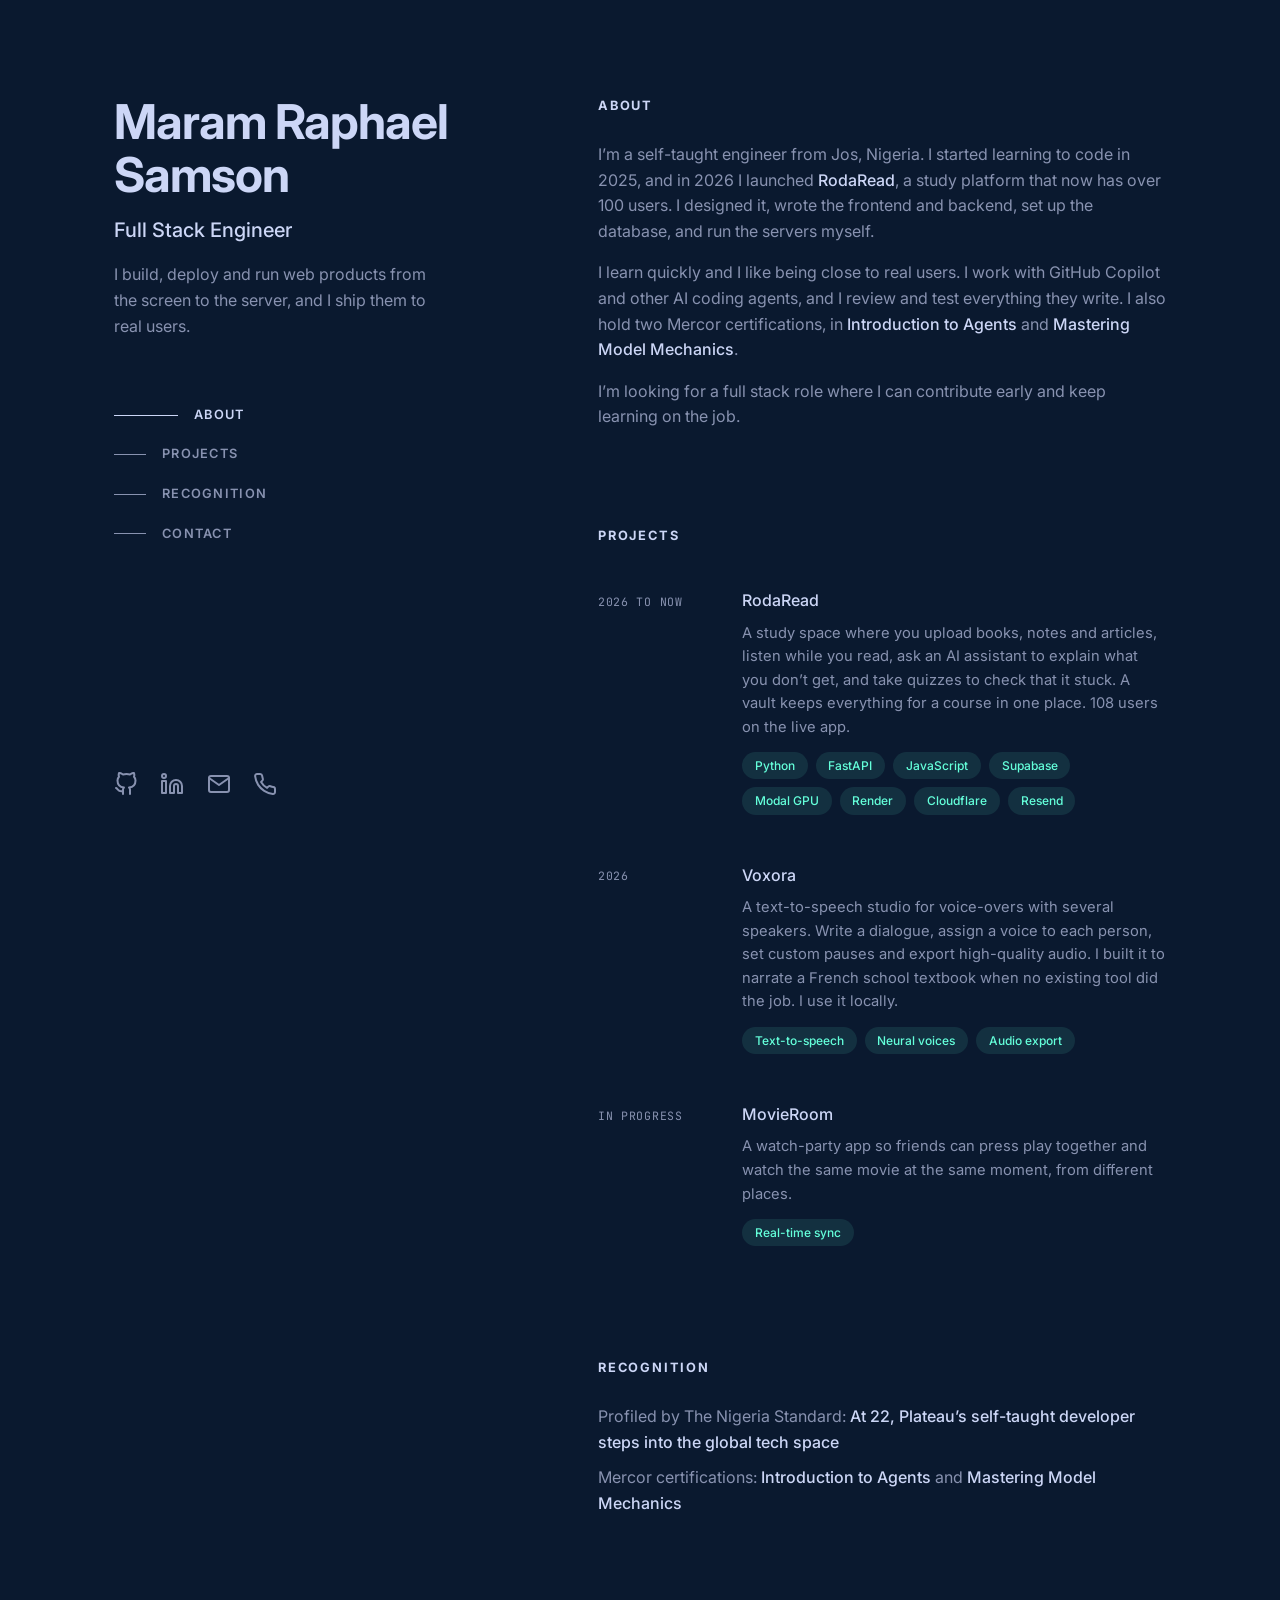
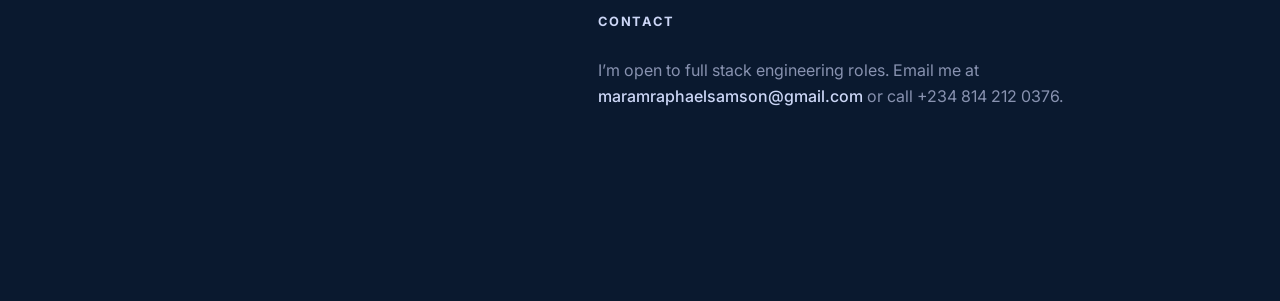
<file: Maram Raphael Samson _ Full Stack Engineer.html>
<!DOCTYPE html>
<html lang="en">
<head>
<meta charset="utf-8">
<meta name="viewport" content="width=device-width, initial-scale=1, viewport-fit=cover">
<title>Maram Raphael Samson | Full Stack Engineer</title>
<link href="https://fonts.googleapis.com/css2?family=Inter:wght@400;500;600;700&family=JetBrains+Mono:wght@400;500&display=swap" rel="stylesheet">
<style>
:root{--navy:#0a192f;--lnavy:#112240;--llnavy:#233554;--slate:#8892b0;--lslate:#a8b2d1;--llslate:#ccd6f6;--white:#e6f1ff;--green:#64ffda;--tint:rgba(100,255,218,.1);
color-scheme:dark;box-sizing:border-box;padding-top:env(safe-area-inset-top,0px);padding-bottom:env(safe-area-inset-bottom,0px)}
html{scroll-behavior:smooth;scroll-padding-top:env(safe-area-inset-top,0px);height:auto}
*,*::before,*::after{box-sizing:inherit}
body{margin:0;background:var(--navy);color:var(--slate);font-family:Inter,system-ui,sans-serif;line-height:1.6;font-size:1rem}
a{color:var(--llslate);text-decoration:none;font-weight:500}
a:hover{color:var(--green)}
a:focus-visible{outline:2px solid var(--green);outline-offset:3px}
.layout{max-width:1100px;margin:0 auto;padding:0 1.5rem;display:flex;gap:4rem}
header{position:sticky;top:0;align-self:flex-start;width:42%;max-width:420px;padding:6rem 0;height:100vh;height:100dvh;display:flex;flex-direction:column;justify-content:space-between}
h1{margin:0;font-size:clamp(2.2rem,4.4vw,3rem);line-height:1.1;color:var(--llslate);font-weight:700;letter-spacing:-.02em}
h2.role{margin:.8rem 0 0;font-size:1.25rem;color:var(--llslate);font-weight:500}
header p{max-width:20rem;margin:1rem 0 0}
nav ul{list-style:none;padding:0;margin:3.5rem 0 0}
nav a{display:flex;align-items:center;gap:1rem;padding:.6rem 0;font-size:.8rem;letter-spacing:.1em;color:var(--slate);text-transform:uppercase;font-weight:600}
nav a::before{content:"";width:2rem;height:1px;background:var(--slate);transition:.2s}
nav a:hover,nav a.on{color:var(--llslate)}
nav a:hover::before,nav a.on::before{width:4rem;background:var(--llslate)}
.social{display:flex;gap:1.4rem;list-style:none;padding:0;margin:2rem 0 0}
.social a{display:inline-flex;color:var(--slate);transition:.2s}.social a:hover{color:var(--green);transform:translateY(-2px)}.social svg{width:24px;height:24px;fill:none;stroke:currentColor;stroke-width:2;stroke-linecap:round;stroke-linejoin:round}
main{flex:1;padding:6rem 0}
section{margin-bottom:6rem}
h3.sec{font-size:.8rem;letter-spacing:.14em;text-transform:uppercase;color:var(--llslate);margin:0 0 1.6rem;font-weight:700}
main p{margin:0 0 1rem}
main p b{color:var(--llslate);font-weight:500}
.item{display:grid;grid-template-columns:8rem 1fr;gap:1rem;padding:1rem;margin:0 -1rem 1rem;border-radius:6px;transition:.2s}
.item:hover{background:rgba(17,34,64,.7)}
.item .when{font-family:"JetBrains Mono",monospace;font-size:.72rem;letter-spacing:.06em;text-transform:uppercase;padding-top:.3rem;color:var(--slate)}
.item h4{margin:0;color:var(--llslate);font-weight:500;font-size:1rem}
.item h4 a:hover{color:var(--green)}
.item p{font-size:.92rem;margin:.5rem 0 .8rem}
.tags{display:flex;flex-wrap:wrap;gap:.5rem;list-style:none;padding:0;margin:0}
.tags li{background:var(--tint);color:var(--green);font-size:.75rem;padding:.25rem .8rem;border-radius:999px;font-weight:500}
.list:hover .item:not(:hover){opacity:.5}
.cert{margin:0 0 .6rem}
footer{font-size:.85rem;padding-bottom:4rem}
@media (max-width:860px){.layout{display:block}header{position:static;width:100%;max-width:none;height:auto;padding:4rem 0 1rem}nav{display:none}main{padding:2rem 0}.item{grid-template-columns:1fr;gap:.3rem}}
@media (prefers-reduced-motion:reduce){*{transition:none!important;scroll-behavior:auto!important}}
</style>
</head>
<body>
<div class="layout">
<header>
<div>
<h1>Maram Raphael Samson</h1>
<h2 class="role">Full Stack Engineer</h2>
<p>I build, deploy and run web products from the screen to the server, and I ship them to real users.</p>
<nav aria-label="Sections"><ul>
<li><a href="#about" class="on">About</a></li>
<li><a href="#projects">Projects</a></li>
<li><a href="#recognition">Recognition</a></li>
<li><a href="#contact">Contact</a></li>
</ul></nav>
</div>
<ul class="social">
<li><a href="https://github.com/maramraphaelsamson" aria-label="GitHub" title="GitHub"><svg viewBox="0 0 24 24"><path d="M9 19c-5 1.5-5-2.5-7-3m14 6v-3.87a3.37 3.37 0 0 0-.94-2.61c3.14-.35 6.44-1.54 6.44-7A5.44 5.44 0 0 0 20 4.77 5.07 5.07 0 0 0 19.91 1S18.73.65 16 2.48a13.38 13.38 0 0 0-7 0C6.27.65 5.09 1 5.09 1A5.07 5.07 0 0 0 5 4.77a5.44 5.44 0 0 0-1.5 3.78c0 5.42 3.3 6.61 6.44 7A3.37 3.37 0 0 0 9 18.13V22"/></svg></a></li>
<li><a href="https://www.linkedin.com/in/maram-raphael-samson-87861040a/" aria-label="LinkedIn" title="LinkedIn"><svg viewBox="0 0 24 24"><path d="M16 8a6 6 0 0 1 6 6v7h-4v-7a2 2 0 0 0-2-2 2 2 0 0 0-2 2v7h-4v-7a6 6 0 0 1 6-6z"/><rect x="2" y="9" width="4" height="12"/><circle cx="4" cy="4" r="2"/></svg></a></li>
<li><a href="mailto:maramraphaelsamson@gmail.com" aria-label="Email" title="Email"><svg viewBox="0 0 24 24"><path d="M4 4h16c1.1 0 2 .9 2 2v12c0 1.1-.9 2-2 2H4c-1.1 0-2-.9-2-2V6c0-1.1.9-2 2-2z"/><polyline points="22,6 12,13 2,6"/></svg></a></li>
<li><a href="tel:+2348142120376" aria-label="Phone" title="Phone"><svg viewBox="0 0 24 24"><path d="M22 16.92v3a2 2 0 0 1-2.18 2 19.79 19.79 0 0 1-8.63-3.07 19.5 19.5 0 0 1-6-6 19.79 19.79 0 0 1-3.07-8.67A2 2 0 0 1 4.11 2h3a2 2 0 0 1 2 1.72 12.84 12.84 0 0 0 .7 2.81 2 2 0 0 1-.45 2.11L8.09 9.91a16 16 0 0 0 6 6l1.27-1.27a2 2 0 0 1 2.11-.45 12.84 12.84 0 0 0 2.81.7A2 2 0 0 1 22 16.92z"/></svg></a></li>
</ul>
</header>

<main>
<section id="about">
<h3 class="sec">About</h3>
<p>I’m a self-taught engineer from Jos, Nigeria. I started learning to code in 2025, and in 2026 I launched <b>RodaRead</b>, a study platform that now has over 100 users. I designed it, wrote the frontend and backend, set up the database, and run the servers myself.</p>
<p>I learn quickly and I like being close to real users. I work with GitHub Copilot and other AI coding agents, and I review and test everything they write. I also hold two Mercor certifications, in <b>Introduction to Agents</b> and <b>Mastering Model Mechanics</b>.</p>
<p>I’m looking for a full stack role where I can contribute early and keep learning on the job.</p>
</section>

<section id="projects">
<h3 class="sec">Projects</h3>
<div class="list">
<div class="item"><div class="when">2026 to now</div><div>
<h4><a href="https://rodaread.com">RodaRead</a></h4>
<p>A study space where you upload books, notes and articles, listen while you read, ask an AI assistant to explain what you don’t get, and take quizzes to check that it stuck. A vault keeps everything for a course in one place. 108 users on the live app.</p>
<ul class="tags"><li>Python</li><li>FastAPI</li><li>JavaScript</li><li>Supabase</li><li>Modal GPU</li><li>Render</li><li>Cloudflare</li><li>Resend</li></ul></div></div>
<div class="item"><div class="when">2026</div><div>
<h4>Voxora</h4>
<p>A text-to-speech studio for voice-overs with several speakers. Write a dialogue, assign a voice to each person, set custom pauses and export high-quality audio. I built it to narrate a French school textbook when no existing tool did the job. I use it locally.</p>
<ul class="tags"><li>Text-to-speech</li><li>Neural voices</li><li>Audio export</li></ul></div></div>
<div class="item"><div class="when">In progress</div><div>
<h4>MovieRoom</h4>
<p>A watch-party app so friends can press play together and watch the same movie at the same moment, from different places.</p>
<ul class="tags"><li>Real-time sync</li></ul></div></div>
</div>
</section>

<section id="recognition">
<h3 class="sec">Recognition</h3>
<p class="cert">Profiled by The Nigeria Standard: <a href="https://thenigeriastandard.news/2026/11/08/at-22-plateaus-self-taught-developer-steps-into-the-global-tech-space/">At 22, Plateau’s self-taught developer steps into the global tech space</a></p>
<p class="cert">Mercor certifications: <a href="https://work.mercor.com/learn/verify/MRC-2026-R2CJV3LN">Introduction to Agents</a> and <a href="https://work.mercor.com/learn/verify/MRC-2026-ZWYJFUNR">Mastering Model Mechanics</a></p>
</section>

<section id="contact">
<h3 class="sec">Contact</h3>
<p>I’m open to full stack engineering roles. Email me at <a href="mailto:maramraphaelsamson@gmail.com">maramraphaelsamson@gmail.com</a> or call +234 814 212 0376.</p>
</section>

</main>
</div>
<script>
(function(){
var links=document.querySelectorAll('nav a'),secs=document.querySelectorAll('main section');
if(!('IntersectionObserver' in window))return;
var io=new IntersectionObserver(function(es){es.forEach(function(e){if(e.isIntersecting){links.forEach(function(l){l.classList.toggle('on',l.getAttribute('href')==='#'+e.target.id)})}})},{rootMargin:'-30% 0px -60% 0px'});
secs.forEach(function(s){io.observe(s)});
})();
</script>
</body>
</html>
</file>
